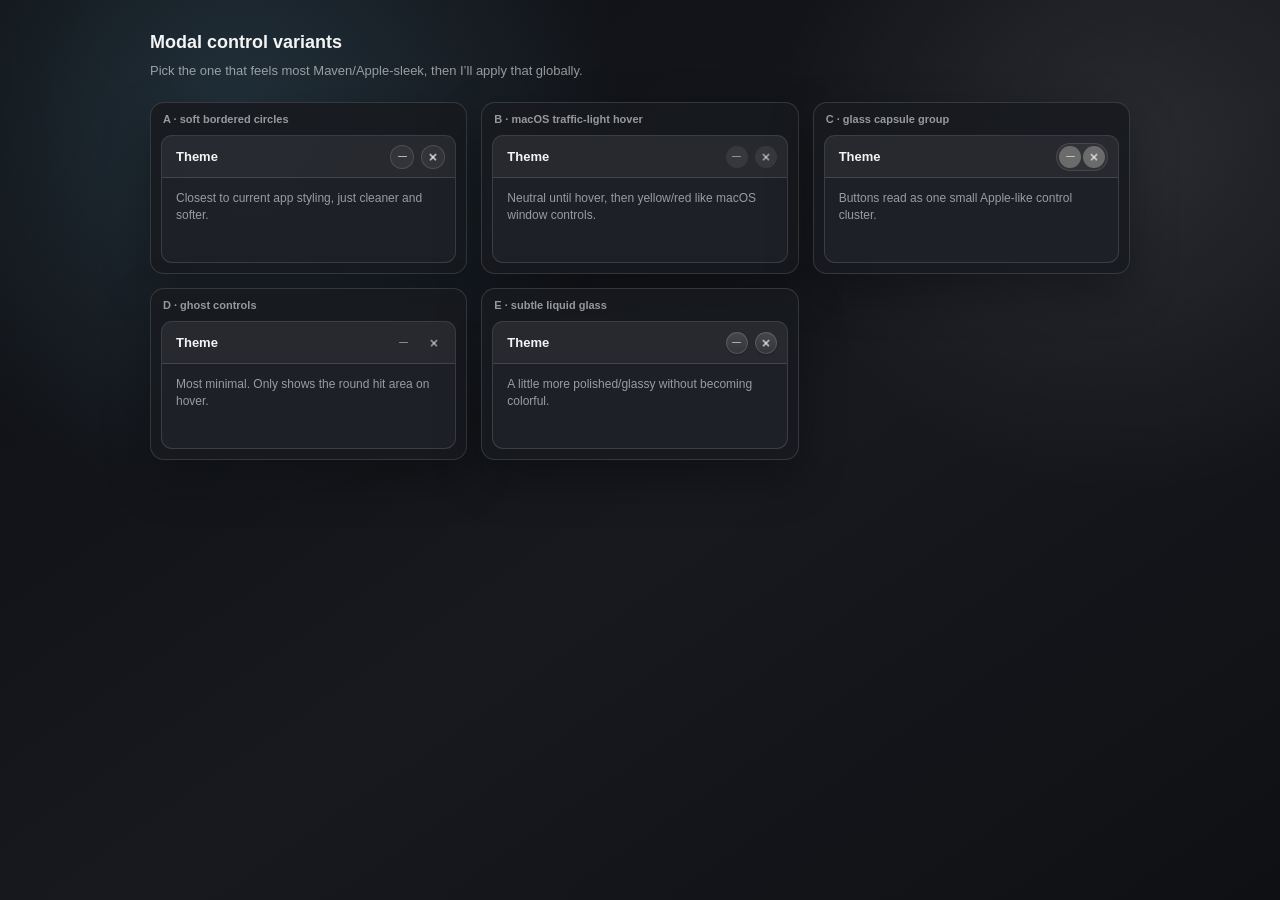
<file: static/modal-control-variants.html>
<!doctype html>
<html lang="en">
<head>
  <meta charset="utf-8">
  <meta name="viewport" content="width=device-width, initial-scale=1">
  <title>Maven Modal Controls</title>
  <style>
    :root {
      color-scheme: dark;
      --bg: #101114;
      --panel: #181a1f;
      --panel-2: #20232a;
      --fg: #f4f4f5;
      --muted: rgba(244,244,245,.58);
      --border: rgba(255,255,255,.13);
      --accent: #7dd3fc;
      font-family: -apple-system, BlinkMacSystemFont, "SF Pro Text", "Segoe UI", sans-serif;
    }
    * { box-sizing: border-box; }
    body {
      margin: 0;
      min-height: 100vh;
      background:
        radial-gradient(circle at 18% 12%, rgba(125,211,252,.16), transparent 30%),
        radial-gradient(circle at 88% 16%, rgba(255,255,255,.08), transparent 26%),
        linear-gradient(145deg, #0d0e11, #17191f 55%, #0f1013);
      color: var(--fg);
      padding: 32px;
    }
    .wrap {
      max-width: 980px;
      margin: 0 auto;
      display: grid;
      gap: 18px;
    }
    h1 {
      margin: 0;
      font-size: 18px;
      letter-spacing: 0;
      font-weight: 720;
    }
    p {
      margin: -8px 0 6px;
      color: var(--muted);
      font-size: 13px;
    }
    .grid {
      display: grid;
      grid-template-columns: repeat(auto-fit, minmax(290px, 1fr));
      gap: 14px;
    }
    .card {
      border: 1px solid var(--border);
      border-radius: 14px;
      background: color-mix(in srgb, var(--panel) 86%, transparent);
      box-shadow: 0 18px 48px rgba(0,0,0,.32);
      overflow: hidden;
    }
    .label {
      display: flex;
      align-items: center;
      justify-content: space-between;
      padding: 10px 12px 0;
      color: var(--muted);
      font-size: 11px;
      font-weight: 680;
    }
    .modal {
      margin: 10px;
      border: 1px solid var(--border);
      border-radius: 11px;
      background: color-mix(in srgb, var(--panel-2) 82%, transparent);
      overflow: hidden;
    }
    .header {
      height: 42px;
      display: flex;
      align-items: center;
      gap: 7px;
      padding: 0 10px 0 14px;
      border-bottom: 1px solid var(--border);
      background: color-mix(in srgb, white 4%, transparent);
    }
    .title {
      margin-right: auto;
      font-size: 13px;
      font-weight: 680;
      letter-spacing: 0;
    }
    .body {
      height: 84px;
      padding: 12px 14px;
      color: var(--muted);
      font-size: 12px;
      line-height: 1.45;
    }
    .ctrl {
      width: 24px;
      height: 24px;
      padding: 0;
      border: 0;
      border-radius: 50%;
      display: inline-flex;
      align-items: center;
      justify-content: center;
      color: inherit;
      cursor: pointer;
      position: relative;
      flex: 0 0 auto;
    }
    .ctrl::before,
    .ctrl.close::after {
      content: "";
      display: block;
      background: currentColor;
      border-radius: 999px;
    }
    .ctrl.min::before { width: 9px; height: 1.8px; }
    .ctrl.close::before,
    .ctrl.close::after {
      position: absolute;
      width: 9px;
      height: 1.7px;
      left: 50%;
      top: 50%;
    }
    .ctrl.close::before { transform: translate(-50%, -50%) rotate(45deg); }
    .ctrl.close::after { transform: translate(-50%, -50%) rotate(-45deg); }

    .v1 .ctrl {
      background: rgba(255,255,255,.055);
      border: 1px solid rgba(255,255,255,.13);
      color: rgba(244,244,245,.68);
    }
    .v1 .ctrl:hover {
      background: rgba(255,255,255,.12);
      color: var(--fg);
    }

    .v2 .ctrl {
      width: 22px;
      height: 22px;
      background: rgba(255,255,255,.07);
      color: rgba(244,244,245,.48);
    }
    .v2 .ctrl:hover { color: rgba(244,244,245,.92); }
    .v2 .ctrl.close:hover { background: #ff5f57; color: rgba(40,15,14,.72); }
    .v2 .ctrl.min:hover { background: #febc2e; color: rgba(67,44,0,.72); }

    .v3 .controls {
      display: inline-flex;
      gap: 2px;
      padding: 2px;
      border: 1px solid rgba(255,255,255,.10);
      border-radius: 999px;
      background: rgba(255,255,255,.045);
    }
    .v3 .ctrl {
      width: 22px;
      height: 22px;
      color: rgba(244,244,245,.62);
    }
    .v3 .ctrl:hover {
      background: rgba(255,255,255,.11);
      color: var(--fg);
    }

    .v4 .ctrl {
      width: 23px;
      height: 23px;
      background: transparent;
      color: rgba(244,244,245,.48);
    }
    .v4 .ctrl:hover {
      background: color-mix(in srgb, var(--accent) 16%, transparent);
      color: var(--accent);
    }

    .v5 .ctrl {
      width: 22px;
      height: 22px;
      background: linear-gradient(180deg, rgba(255,255,255,.14), rgba(255,255,255,.055));
      box-shadow:
        inset 0 0 0 1px rgba(255,255,255,.13),
        0 1px 2px rgba(0,0,0,.25);
      color: rgba(244,244,245,.62);
    }
    .v5 .ctrl:hover {
      box-shadow:
        inset 0 0 0 1px rgba(255,255,255,.22),
        0 2px 5px rgba(0,0,0,.24);
      color: var(--fg);
      transform: translateY(-1px);
    }
  </style>
</head>
<body>
  <main class="wrap">
    <h1>Modal control variants</h1>
    <p>Pick the one that feels most Maven/Apple-sleek, then I’ll apply that globally.</p>
    <section class="grid">
      <div class="card v1">
        <div class="label">A · soft bordered circles</div>
        <div class="modal">
          <div class="header"><div class="title">Theme</div><button class="ctrl min"></button><button class="ctrl close"></button></div>
          <div class="body">Closest to current app styling, just cleaner and softer.</div>
        </div>
      </div>
      <div class="card v2">
        <div class="label">B · macOS traffic-light hover</div>
        <div class="modal">
          <div class="header"><div class="title">Theme</div><button class="ctrl min"></button><button class="ctrl close"></button></div>
          <div class="body">Neutral until hover, then yellow/red like macOS window controls.</div>
        </div>
      </div>
      <div class="card v3">
        <div class="label">C · glass capsule group</div>
        <div class="modal">
          <div class="header"><div class="title">Theme</div><span class="controls"><button class="ctrl min"></button><button class="ctrl close"></button></span></div>
          <div class="body">Buttons read as one small Apple-like control cluster.</div>
        </div>
      </div>
      <div class="card v4">
        <div class="label">D · ghost controls</div>
        <div class="modal">
          <div class="header"><div class="title">Theme</div><button class="ctrl min"></button><button class="ctrl close"></button></div>
          <div class="body">Most minimal. Only shows the round hit area on hover.</div>
        </div>
      </div>
      <div class="card v5">
        <div class="label">E · subtle liquid glass</div>
        <div class="modal">
          <div class="header"><div class="title">Theme</div><button class="ctrl min"></button><button class="ctrl close"></button></div>
          <div class="body">A little more polished/glassy without becoming colorful.</div>
        </div>
      </div>
    </section>
  </main>
</body>
</html>
</file>
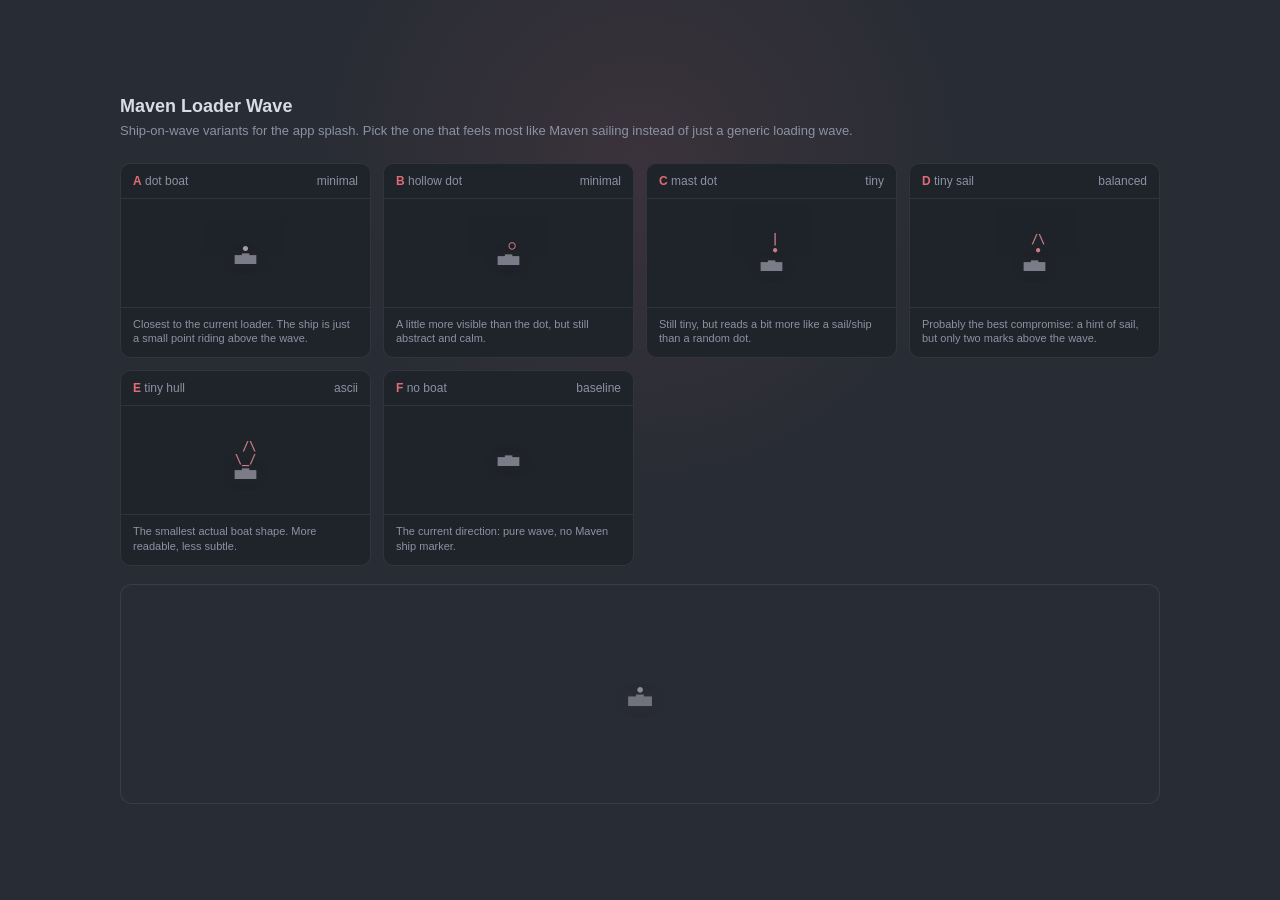
<file: static/wave-variants.html>
<!doctype html>
<html lang="en">
<head>
  <meta charset="utf-8">
  <meta name="viewport" content="width=device-width, initial-scale=1">
  <title>Maven Wave Variants</title>
  <style>
    :root {
      color-scheme: dark;
      --bg: #282c34;
      --panel: #22262e;
      --line: rgba(255,255,255,.08);
      --text: #d7dce5;
      --muted: #8a93a3;
      --accent: #e06c75;
      --water: #9cdef2;
    }
    * { box-sizing: border-box; }
    body {
      margin: 0;
      min-height: 100vh;
      background: radial-gradient(circle at 50% 18%, rgba(224,108,117,.10), transparent 34%), var(--bg);
      color: var(--text);
      font-family: -apple-system, BlinkMacSystemFont, "SF Pro Text", "Segoe UI", sans-serif;
      display: flex;
      align-items: center;
      justify-content: center;
      padding: 28px;
    }
    main {
      width: min(1040px, 100%);
    }
    h1 {
      margin: 0 0 4px;
      font-size: 18px;
      font-weight: 650;
      letter-spacing: 0;
    }
    p {
      margin: 0 0 22px;
      color: var(--muted);
      font-size: 13px;
      line-height: 1.5;
    }
    .grid {
      display: grid;
      grid-template-columns: repeat(auto-fit, minmax(220px, 1fr));
      gap: 12px;
    }
    .card {
      min-height: 178px;
      border: 1px solid var(--line);
      border-radius: 10px;
      background: color-mix(in srgb, var(--panel) 92%, black);
      display: grid;
      grid-template-rows: auto 1fr auto;
      overflow: hidden;
    }
    .card header {
      display: flex;
      align-items: center;
      justify-content: space-between;
      padding: 10px 12px;
      border-bottom: 1px solid var(--line);
      font-size: 12px;
      color: var(--muted);
    }
    .tag {
      color: var(--accent);
      font-weight: 700;
    }
    .stage {
      display: flex;
      align-items: center;
      justify-content: center;
      padding: 18px 10px;
      min-height: 108px;
    }
    .ascii {
      margin: 0;
      color: color-mix(in srgb, var(--accent) 78%, white);
      font: 600 12px/1.05 ui-monospace, SFMono-Regular, Menlo, Consolas, monospace;
      white-space: pre;
      text-align: center;
      opacity: .86;
      transform: translateY(var(--bob, 0));
      transition: transform .18s ease;
      text-shadow: 0 0 18px rgba(224,108,117,.12);
    }
    .wave {
      color: color-mix(in srgb, var(--water) 62%, var(--accent));
      font-weight: 700;
      opacity: .72;
    }
    .ride-wrap {
      position: relative;
      display: inline-block;
      padding-top: 10px;
    }
    .ride-dot {
      position: absolute;
      left: 50%;
      top: 0;
      transform: translate(-50%, var(--ride-y, 0));
      color: color-mix(in srgb, var(--water) 62%, var(--accent));
      font-size: 1.24em;
      line-height: 1;
    }
    .note {
      padding: 9px 12px 11px;
      border-top: 1px solid var(--line);
      font-size: 11px;
      color: var(--muted);
      min-height: 42px;
      line-height: 1.35;
    }
    .splash {
      margin-top: 18px;
      border: 1px solid var(--line);
      border-radius: 12px;
      background: #282c34;
      height: 220px;
      display: flex;
      align-items: center;
      justify-content: center;
    }
    .splash .ascii {
      font-size: 13px;
      opacity: .72;
    }
  </style>
</head>
<body>
  <main>
    <h1>Maven Loader Wave</h1>
    <p>Ship-on-wave variants for the app splash. Pick the one that feels most like Maven sailing instead of just a generic loading wave.</p>
    <section class="grid" aria-label="Wave variants">
      <article class="card" data-variant="A">
        <header><span><span class="tag">A</span> dot boat</span><span>minimal</span></header>
        <div class="stage"><pre class="ascii" data-ride="dot"></pre></div>
        <div class="note">Closest to the current loader. The ship is just a small point riding above the wave.</div>
      </article>
      <article class="card" data-variant="B">
        <header><span><span class="tag">B</span> hollow dot</span><span>minimal</span></header>
        <div class="stage"><pre class="ascii" data-template=" ○
{wave}"></pre></div>
        <div class="note">A little more visible than the dot, but still abstract and calm.</div>
      </article>
      <article class="card" data-variant="C">
        <header><span><span class="tag">C</span> mast dot</span><span>tiny</span></header>
        <div class="stage"><pre class="ascii" data-template=" |
 •
{wave}"></pre></div>
        <div class="note">Still tiny, but reads a bit more like a sail/ship than a random dot.</div>
      </article>
      <article class="card" data-variant="D">
        <header><span><span class="tag">D</span> tiny sail</span><span>balanced</span></header>
        <div class="stage"><pre class="ascii" data-template=" /\
 •
{wave}"></pre></div>
        <div class="note">Probably the best compromise: a hint of sail, but only two marks above the wave.</div>
      </article>
      <article class="card" data-variant="E">
        <header><span><span class="tag">E</span> tiny hull</span><span>ascii</span></header>
        <div class="stage"><pre class="ascii" data-template=" /\
\_/
{wave}"></pre></div>
        <div class="note">The smallest actual boat shape. More readable, less subtle.</div>
      </article>
      <article class="card" data-variant="F">
        <header><span><span class="tag">F</span> no boat</span><span>baseline</span></header>
        <div class="stage"><pre class="ascii" data-template="{wave}"></pre></div>
        <div class="note">The current direction: pure wave, no Maven ship marker.</div>
      </article>
    </section>
    <section class="splash" aria-label="Splash scale preview">
      <pre class="ascii" id="hero-preview" data-ride="dot"></pre>
    </section>
  </main>
  <script>
    const waves = [
      '▁▂▃',
      '▂▃▄',
      '▃▄▅',
      '▄▅▆',
      '▅▆▅',
      '▆▅▄',
      '▅▄▃',
      '▄▃▂',
      '▃▂▁'
    ];
    const rideFrames = [
      { wave: '▁▂▃', y: 9 },
      { wave: '▂▃▄', y: 7 },
      { wave: '▃▄▅', y: 5 },
      { wave: '▄▅▆', y: 3 },
      { wave: '▅▆▅', y: 1 },
      { wave: '▆▅▄', y: 3 },
      { wave: '▅▄▃', y: 5 },
      { wave: '▄▃▂', y: 7 },
      { wave: '▃▂▁', y: 9 }
    ];
    const render = (el, wave, bob, phase) => {
      if (el.dataset.ride === 'dot') {
        const ride = rideFrames[phase % rideFrames.length];
        el.innerHTML = `<span class="ride-wrap" style="--ride-y:${ride.y}px"><span class="ride-dot">•</span><span class="wave">${ride.wave}</span></span>`;
        el.style.setProperty('--bob', '0px');
        return;
      }
      const template = el.dataset.template || '{wave}';
      el.innerHTML = template
        .replace('{wave}', `<span class="wave">${wave}</span>`)
        .replaceAll('\n', '<br>');
      el.style.setProperty('--bob', `${bob}px`);
    };
    let i = 0;
    setInterval(() => {
      const wave = waves[i % waves.length];
      const bob = i % 4 === 0 ? -1 : i % 4 === 2 ? 1 : 0;
      document.querySelectorAll('.ascii').forEach(el => render(el, wave, bob, i));
      i += 1;
    }, 170);
    document.querySelectorAll('.ascii').forEach(el => render(el, waves[0], 0, 0));
  </script>
</body>
</html>
</file>
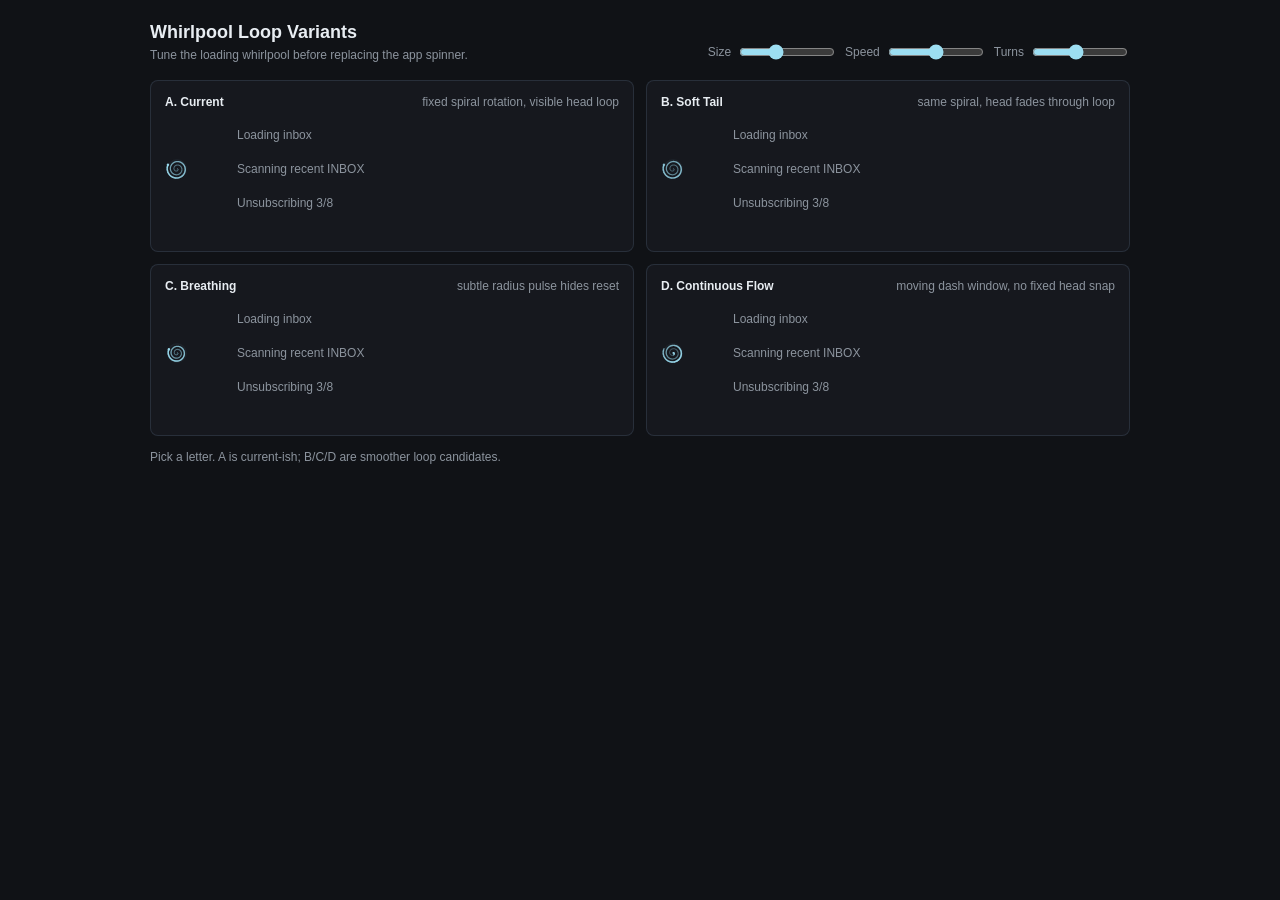
<file: static/whirlpool-variants.html>
<!doctype html>
<html lang="en">
<head>
  <meta charset="utf-8">
  <meta name="viewport" content="width=device-width, initial-scale=1">
  <title>Maven Whirlpool Variants</title>
  <style>
    :root {
      --bg: #101216;
      --panel: #171a20;
      --fg: #e8edf2;
      --muted: #8c949e;
      --accent: #9cdef2;
      --border: #303946;
      --red: #e78284;
      color-scheme: dark;
    }
    * { box-sizing: border-box; }
    body {
      margin: 0;
      min-height: 100vh;
      background: var(--bg);
      color: var(--fg);
      font-family: -apple-system, BlinkMacSystemFont, "SF Pro Text", "Segoe UI", sans-serif;
      letter-spacing: 0;
    }
    .wrap {
      width: min(980px, calc(100vw - 28px));
      margin: 0 auto;
      padding: 22px 0 34px;
    }
    header {
      display: flex;
      align-items: flex-end;
      justify-content: space-between;
      gap: 14px;
      margin-bottom: 18px;
    }
    h1 {
      margin: 0;
      font-size: 18px;
      font-weight: 650;
    }
    .hint {
      margin: 5px 0 0;
      color: var(--muted);
      font-size: 12px;
    }
    .controls {
      display: flex;
      flex-wrap: wrap;
      gap: 8px;
      align-items: center;
      justify-content: flex-end;
    }
    label {
      display: inline-flex;
      align-items: center;
      gap: 6px;
      color: var(--muted);
      font-size: 12px;
    }
    input[type="range"] { width: 96px; accent-color: var(--accent); }
    .grid {
      display: grid;
      grid-template-columns: repeat(2, minmax(0, 1fr));
      gap: 12px;
    }
    .card {
      border: 1px solid color-mix(in srgb, var(--border) 72%, transparent);
      background: color-mix(in srgb, var(--panel) 92%, transparent);
      border-radius: 8px;
      padding: 14px;
      min-height: 172px;
    }
    .card-head {
      display: flex;
      justify-content: space-between;
      gap: 10px;
      margin-bottom: 14px;
      font-size: 12px;
    }
    .name { font-weight: 650; }
    .desc { color: var(--muted); }
    .stage {
      display: grid;
      grid-template-columns: 58px 1fr;
      align-items: center;
      gap: 14px;
      min-height: 86px;
    }
    canvas {
      width: var(--size);
      height: var(--size);
      display: block;
      image-rendering: auto;
    }
    .sample-lines {
      display: grid;
      gap: 10px;
      font-size: 12px;
      color: color-mix(in srgb, var(--fg) 80%, transparent);
    }
    .line {
      display: inline-flex;
      align-items: center;
      gap: 7px;
      min-height: 24px;
    }
    .mini {
      display: inline-flex;
      align-items: center;
      gap: 7px;
      color: var(--muted);
    }
    .footer {
      margin-top: 14px;
      color: var(--muted);
      font-size: 12px;
    }
    @media (max-width: 720px) {
      .grid { grid-template-columns: 1fr; }
      header { align-items: flex-start; flex-direction: column; }
      .controls { justify-content: flex-start; }
    }
  </style>
</head>
<body>
  <main class="wrap">
    <header>
      <div>
        <h1>Whirlpool Loop Variants</h1>
        <p class="hint">Tune the loading whirlpool before replacing the app spinner.</p>
      </div>
      <div class="controls">
        <label>Size <input id="size" type="range" min="14" max="42" value="24"></label>
        <label>Speed <input id="speed" type="range" min="650" max="1700" value="1180"></label>
        <label>Turns <input id="turns" type="range" min="18" max="38" value="27"></label>
      </div>
    </header>
    <section class="grid" id="grid"></section>
    <div class="footer">Pick a letter. A is current-ish; B/C/D are smoother loop candidates.</div>
  </main>

  <script>
    const variants = [
      { id: 'A', name: 'Current', desc: 'fixed spiral rotation, visible head loop', mode: 'current' },
      { id: 'B', name: 'Soft Tail', desc: 'same spiral, head fades through loop', mode: 'softTail' },
      { id: 'C', name: 'Breathing', desc: 'subtle radius pulse hides reset', mode: 'breathing' },
      { id: 'D', name: 'Continuous Flow', desc: 'moving dash window, no fixed head snap', mode: 'flow' },
    ];
    const grid = document.getElementById('grid');
    const sizeInput = document.getElementById('size');
    const speedInput = document.getElementById('speed');
    const turnsInput = document.getElementById('turns');
    const canvases = [];

    function card(v) {
      const el = document.createElement('article');
      el.className = 'card';
      el.innerHTML = `
        <div class="card-head">
          <div><span class="name">${v.id}. ${v.name}</span></div>
          <div class="desc">${v.desc}</div>
        </div>
        <div class="stage">
          <canvas width="56" height="56" data-mode="${v.mode}"></canvas>
          <div class="sample-lines">
            <div class="line"><span class="mini">Loading inbox</span></div>
            <div class="line"><span class="mini">Scanning recent INBOX</span></div>
            <div class="line"><span class="mini">Unsubscribing 3/8</span></div>
          </div>
        </div>`;
      return el;
    }

    for (const v of variants) {
      const node = card(v);
      grid.appendChild(node);
      canvases.push(node.querySelector('canvas'));
    }

    let started = performance.now();
    function getCss(name, fallback) {
      const v = getComputedStyle(document.documentElement).getPropertyValue(name).trim();
      return v || fallback;
    }
    function spiralPoint(frac, opts) {
      const eased = Math.pow(frac, opts.ease);
      const r = opts.maxR * eased * opts.pulse;
      const angle = frac * opts.turns * Math.PI * 2 + opts.rot;
      return { x: opts.cx + Math.cos(angle) * r, y: opts.cy + Math.sin(angle) * r };
    }
    function draw(canvas, mode, time) {
      const cssSize = Number(sizeInput.value);
      canvas.style.setProperty('--size', cssSize + 'px');
      const dpr = Math.max(1, Math.min(2, window.devicePixelRatio || 1));
      const px = Math.round(cssSize * dpr);
      if (canvas.width !== px || canvas.height !== px) {
        canvas.width = px;
        canvas.height = px;
      }
      const ctx = canvas.getContext('2d');
      const W = canvas.width;
      const H = canvas.height;
      const cx = W / 2;
      const cy = H / 2;
      const maxR = Math.min(W, H) / 2 - 2 * dpr;
      const lw = Math.max(1.35 * dpr, cssSize > 30 ? 2.6 * dpr : 1.8 * dpr);
      const loopMs = Number(speedInput.value);
      const loop = ((time - started) % loopMs) / loopMs;
      const rot = loop * Math.PI * 2;
      const turns = Number(turnsInput.value) / 10;
      const fg = getCss('--accent', '#9cdef2');
      const track = getCss('--border', '#303946');

      ctx.clearRect(0, 0, W, H);
      ctx.beginPath();
      ctx.arc(cx, cy, maxR - lw / 2, 0, Math.PI * 2);
      ctx.strokeStyle = track;
      ctx.globalAlpha = 0.28;
      ctx.lineWidth = lw;
      ctx.stroke();
      ctx.globalAlpha = 1;
      ctx.lineCap = 'round';
      ctx.lineJoin = 'round';

      const steps = 110;
      const pulse = mode === 'breathing' ? 0.94 + 0.06 * Math.sin(loop * Math.PI * 2) : 1;
      const opts = { cx, cy, maxR, turns, rot, pulse, ease: mode === 'flow' ? 0.76 : 0.82 };

      for (let i = 1; i <= steps; i++) {
        const a = (i - 1) / steps;
        const b = i / steps;
        let alpha;
        let widthMul;
        if (mode === 'flow') {
          const phase = (b + loop) % 1;
          alpha = 0.1 + Math.pow(1 - Math.abs(phase - 0.72) / 0.72, 2.2) * 0.74;
          widthMul = 0.58 + alpha * 0.38;
        } else if (mode === 'softTail') {
          const headFade = 0.62 + 0.38 * Math.sin(loop * Math.PI * 2 - Math.PI / 2) ** 2;
          alpha = (0.1 + Math.pow(b, 1.85) * 0.72) * (b > 0.88 ? headFade : 1);
          widthMul = 0.52 + b * 0.34;
        } else {
          alpha = 0.12 + Math.pow(b, 1.8) * 0.72;
          widthMul = 0.52 + b * 0.32;
        }
        const p0 = spiralPoint(a, opts);
        const p1 = spiralPoint(b, opts);
        ctx.beginPath();
        ctx.moveTo(p0.x, p0.y);
        ctx.lineTo(p1.x, p1.y);
        ctx.strokeStyle = fg;
        ctx.lineWidth = lw * widthMul;
        ctx.globalAlpha = Math.max(0.04, Math.min(0.9, alpha));
        ctx.stroke();
      }

      if (mode !== 'flow') {
        const head = spiralPoint(1, opts);
        const headAlpha = mode === 'softTail'
          ? 0.55 + 0.35 * Math.sin(loop * Math.PI * 2 - Math.PI / 2) ** 2
          : 0.9;
        ctx.beginPath();
        ctx.arc(head.x, head.y, Math.max(1.2 * dpr, lw * 0.48), 0, Math.PI * 2);
        ctx.fillStyle = fg;
        ctx.globalAlpha = headAlpha;
        ctx.fill();
      }
      ctx.globalAlpha = 1;
    }

    function tick(now) {
      for (const canvas of canvases) draw(canvas, canvas.dataset.mode, now);
      requestAnimationFrame(tick);
    }
    requestAnimationFrame(tick);
  </script>
</body>
</html>
</file>
